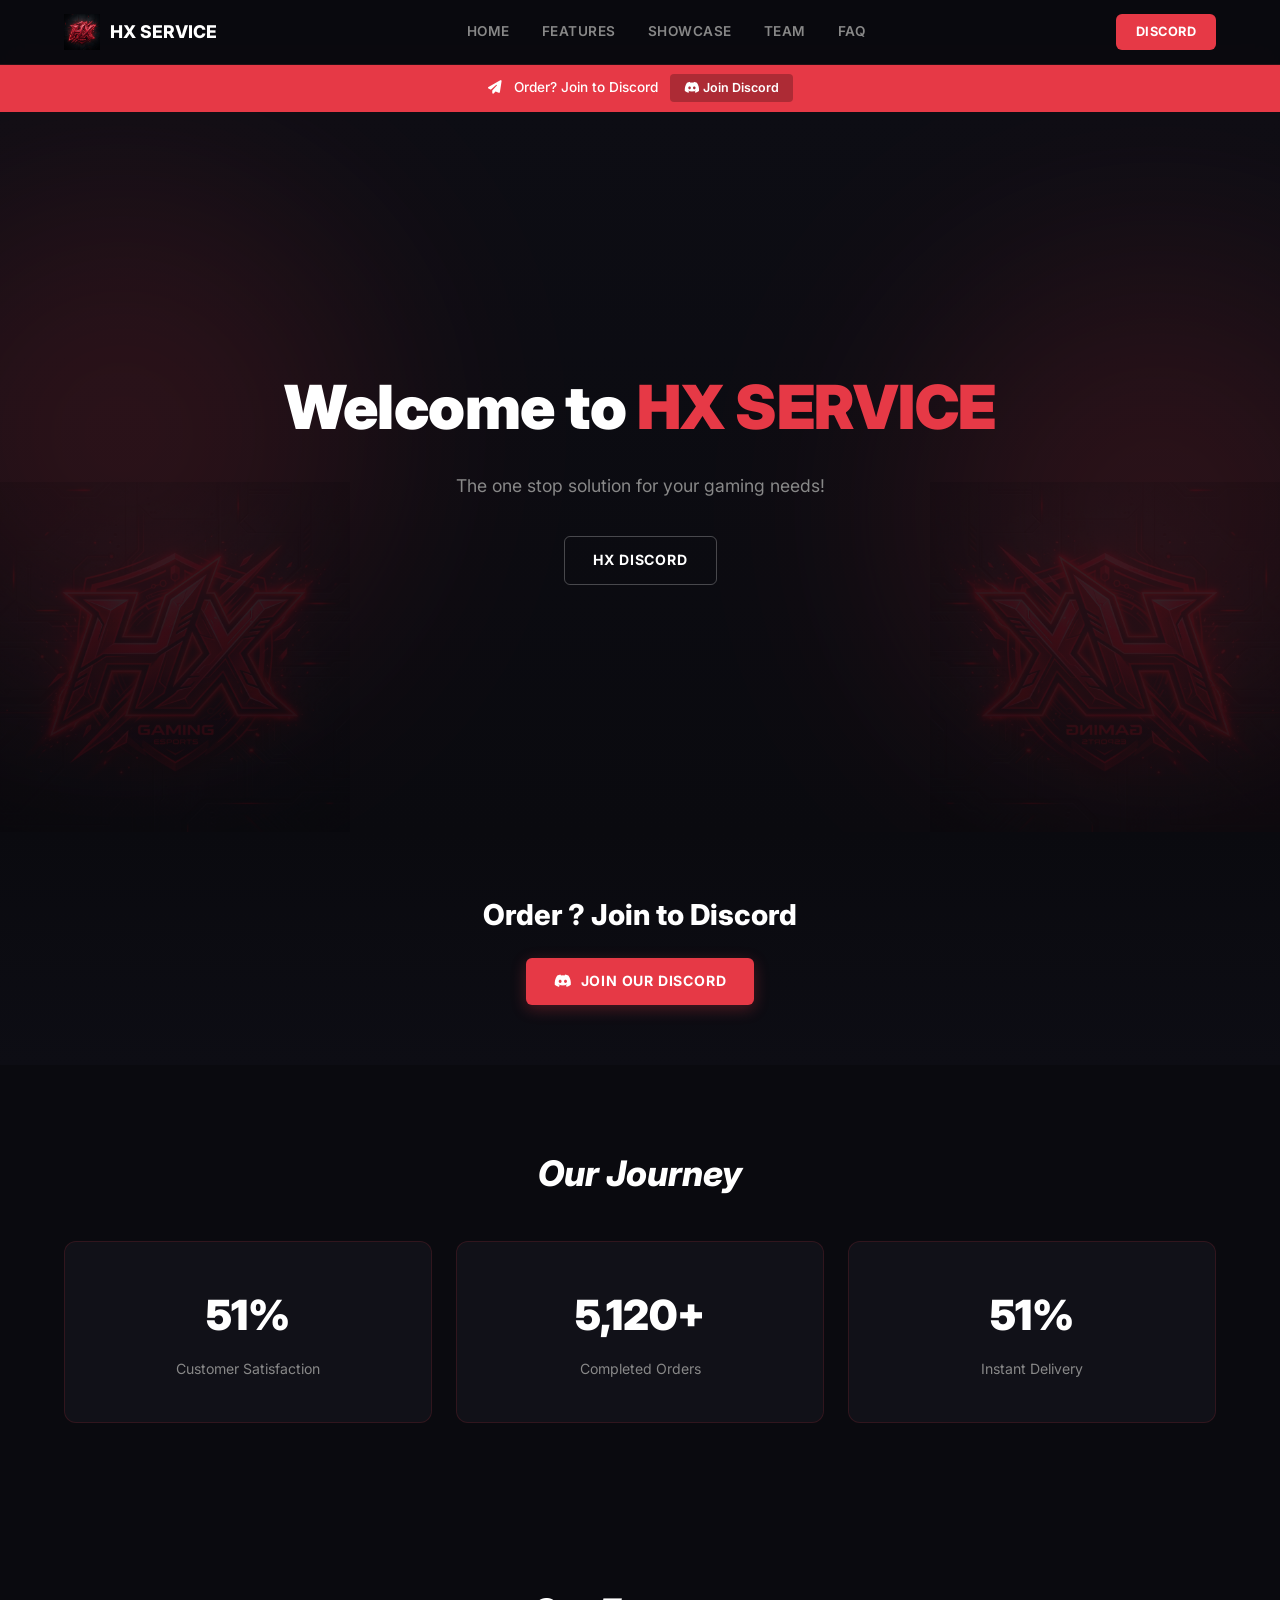
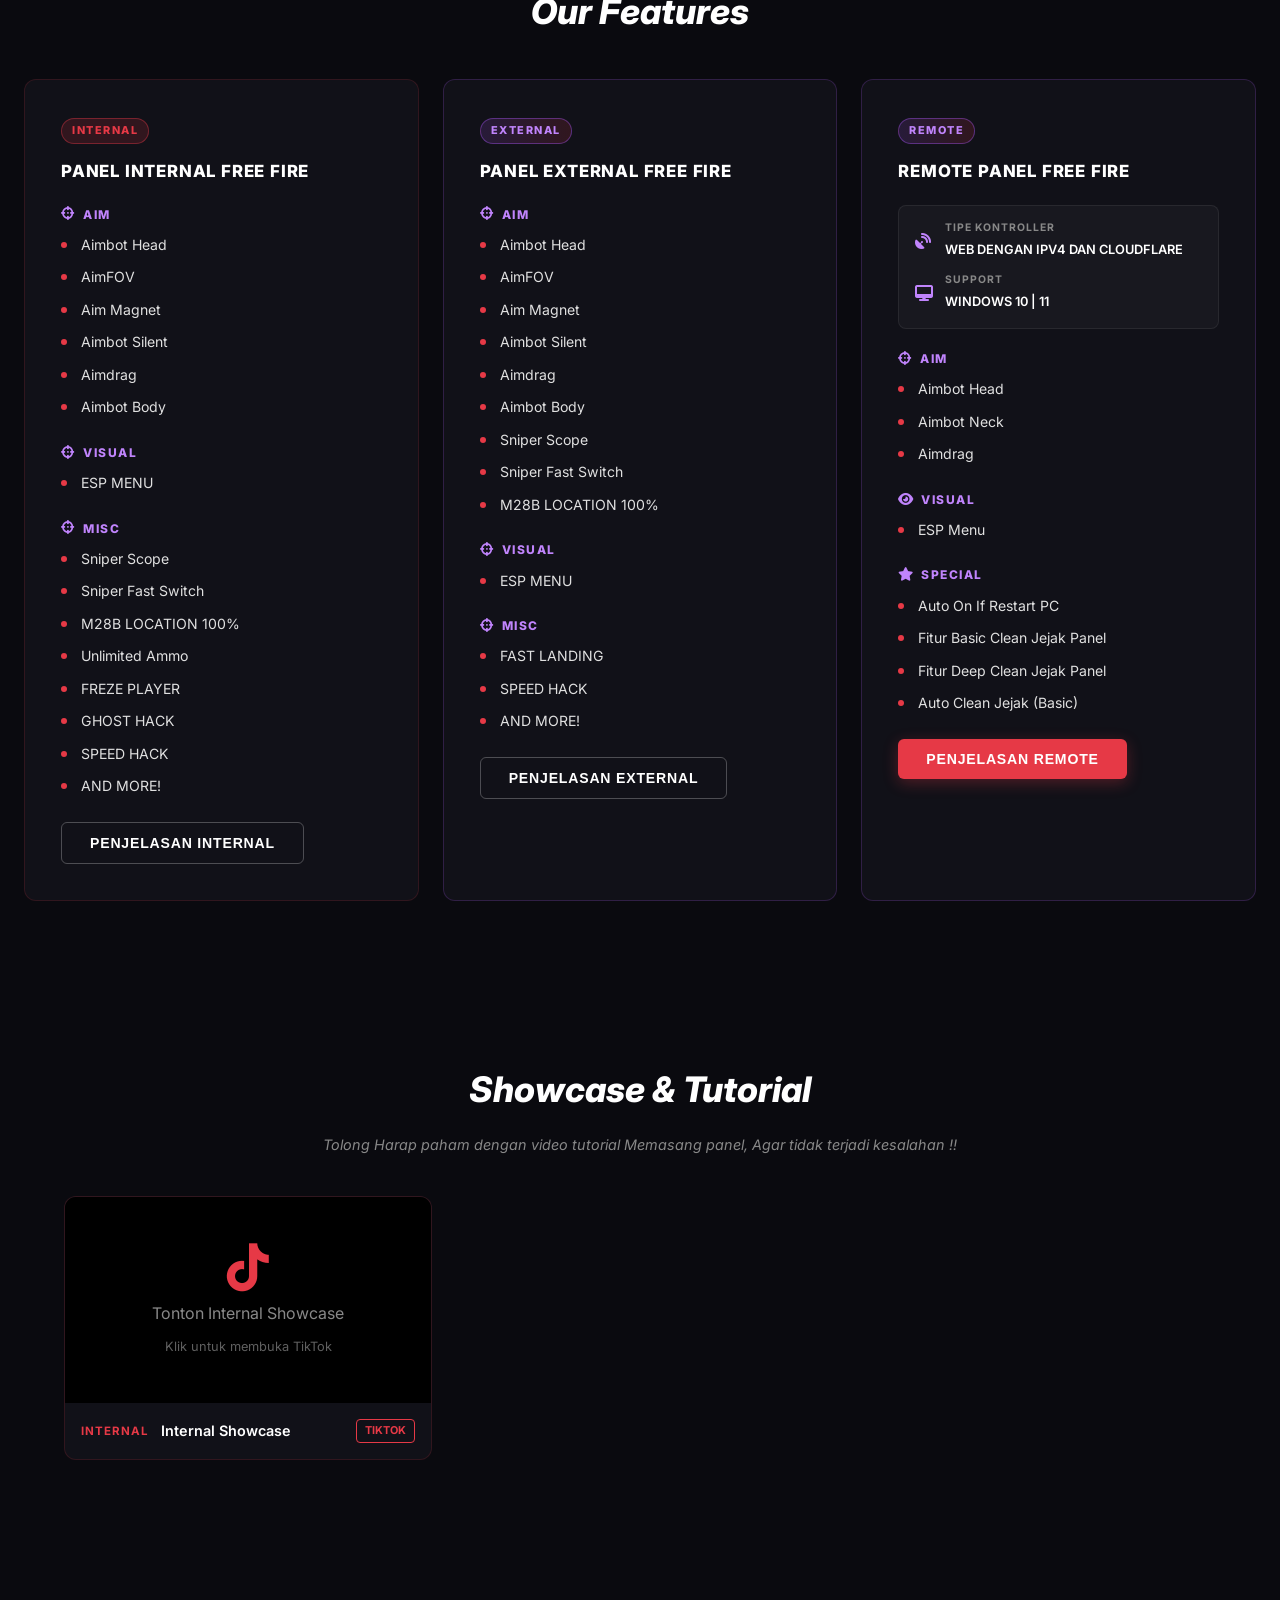
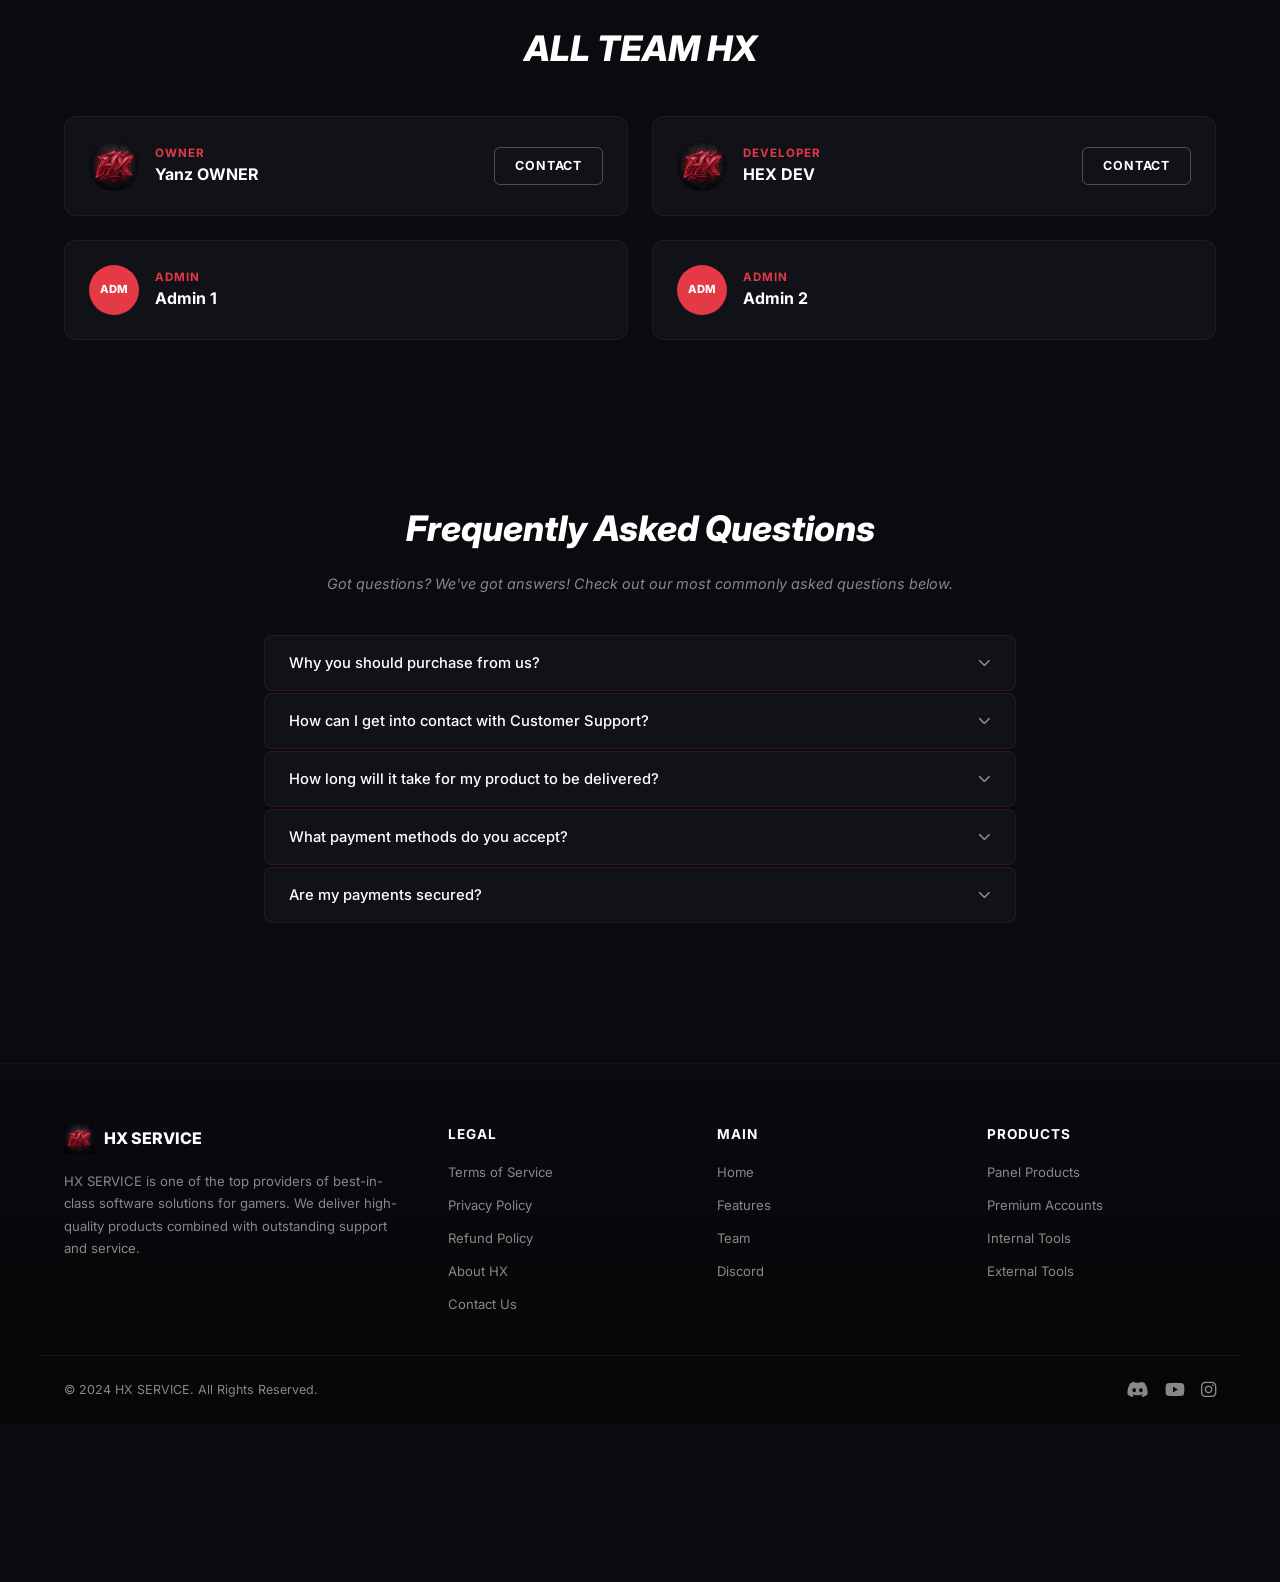
<file: index.html>
<!DOCTYPE html>
<html lang="id">

<head>
    <meta charset="UTF-8">
    <meta name="viewport" content="width=device-width, initial-scale=1.0">
    <meta name="description"
        content="HX SERVICE - The one stop solution for your gaming needs. Premium gaming tools and services.">
    <title>HX SERVICE</title>
    <link rel="icon" href="hx_logo.png" type="image/png">
    <link href="https://fonts.googleapis.com/css2?family=Inter:wght@400;500;600;700;800;900&display=swap"
        rel="stylesheet">
    <link rel="stylesheet" href="https://cdnjs.cloudflare.com/ajax/libs/font-awesome/6.5.1/css/all.min.css">
    <link rel="stylesheet" href="style.css">
</head>

<body>

    <!-- NAVBAR -->
    <nav class="navbar" id="navbar">
        <div class="nav-container">
            <a href="#" class="nav-brand">
                <img src="hx_logo.png" alt="HX Logo" class="nav-logo">
                <span>HX SERVICE</span>
            </a>
            <div class="nav-links" id="navLinks">
                <a href="#home" class="nav-link active">HOME</a>
                <a href="#features" class="nav-link">FEATURES</a>
                <a href="#showcase" class="nav-link">SHOWCASE</a>
                <a href="#team" class="nav-link">TEAM</a>
                <a href="#faq" class="nav-link">FAQ</a>
            </div>
            <div class="nav-actions">
                <a href="#" class="nav-btn-discord" id="discordBtn">DISCORD</a>
                <button class="hamburger" id="hamburger" aria-label="Toggle menu">
                    <span></span><span></span><span></span>
                </button>
            </div>
        </div>
    </nav>

    <!-- TOP BANNER -->
    <div class="top-banner">
        <div class="banner-content">
            <i class="fas fa-paper-plane"></i>
            <span>Order? Join to Discord</span>
            <a href="#" class="banner-btn"><i class="fab fa-discord"></i> Join Discord</a>
        </div>
    </div>

    <!-- HERO SECTION -->
    <section class="hero" id="home">
        <div class="hero-bg">
            <div class="hero-glow hero-glow-left"></div>
            <div class="hero-glow hero-glow-right"></div>
            <!-- Floating particles -->
            <div class="particles">
                <div class="particle"></div>
                <div class="particle"></div>
                <div class="particle"></div>
                <div class="particle"></div>
                <div class="particle"></div>
            </div>
        </div>
        <div class="hero-content">
            <h1 class="hero-title">Welcome to <span class="text-red">HX SERVICE</span></h1>
            <p class="hero-subtitle">The one stop solution for your gaming needs!</p>
            <div class="hero-buttons">
                <a href="#" class="btn btn-outline" id="discordHeroBtn">HX DISCORD</a>
            </div>
        </div>
        <div class="hero-logo-bg">
            <img src="hx_logo.png" alt="" class="hero-logo-left">
            <img src="hx_logo.png" alt="" class="hero-logo-right">
        </div>
    </section>

    <!-- DISCORD CTA -->
    <section class="discord-cta">
        <h2>Order ? Join to Discord</h2>
        <a href="#" class="btn btn-primary" id="joinDiscordBtn"><i class="fab fa-discord"></i> Join our Discord</a>
    </section>

    <!-- JOURNEY / STATS -->
    <section class="journey" id="journey">
        <h2 class="section-title">Our Journey</h2>
        <div class="stats-grid">
            <div class="stat-card" data-count="100" data-suffix="%">
                <span class="stat-number">100%</span>
                <span class="stat-label">Customer Satisfaction</span>
            </div>
            <div class="stat-card" data-count="10000" data-suffix="+">
                <span class="stat-number">1000+</span>
                <span class="stat-label">Completed Orders</span>
            </div>
            <div class="stat-card" data-count="100" data-suffix="%">
                <span class="stat-number">100%</span>
                <span class="stat-label">Instant Delivery</span>
            </div>
        </div>
    </section>

    <!-- FEATURES -->
    <section class="features" id="features">
        <h2 class="section-title">Our Features</h2>
        <div class="features-grid features-grid-3">

            <!-- INTERNAL -->
            <div class="feature-card">
                <div class="feature-badge badge-internal">INTERNAL</div>
                <h3 class="feature-title">PANEL INTERNAL FREE FIRE</h3>
                <div class="remote-section">
                    <div class="remote-section-header">
                        <i class="fas fa-crosshairs"></i>
                        <span>AIM</span>
                    </div>
                    <ul class="feature-list">
                        <li>Aimbot Head</li>
                        <li>AimFOV</li>
                        <li>Aim Magnet</li>
                        <li>Aimbot Silent</li>
                        <li>Aimdrag</li>
                        <li>Aimbot Body</li>
                    </ul>
                 </div>
                <div class="remote-section">
                    <div class="remote-section-header">
                        <i class="fas fa-crosshairs"></i>
                        <span>VISUAL</span>
                    </div>
                    <ul class="feature-list">
                        <li>ESP MENU</li>
                    </ul>
                </div>
                <div class="remote-section">
                    <div class="remote-section-header">
                        <i class="fas fa-crosshairs"></i>
                        <span>MISC</span>
                    </div>
                    <ul class="feature-list">
                        <li>Sniper Scope</li>
                        <li>Sniper Fast Switch</li>
                        <li>M28B LOCATION 100%</li>
                        <li>Unlimited Ammo</li>
                        <li>FREZE PLAYER</li>
                        <li>GHOST HACK</li>
                        <li>SPEED HACK</li>
                        <li>AND MORE!</li>
                    </ul>
                </div>
                <button class="btn btn-outline feature-btn" data-modal="modal-internal"
                    id="btnInternalPenjelasan">PENJELASAN INTERNAL</button>
            </div>

            <!-- EXTERNAL -->
            <div class="feature-card feature-card-remote">
                <div class="feature-badge badge-remote">EXTERNAL</div>
                <h3 class="feature-title">PANEL EXTERNAL FREE FIRE</h3>
                <div class="remote-section">
                    <div class="remote-section-header">
                        <i class="fas fa-crosshairs"></i>
                        <span>AIM</span>
                    </div>
                    <ul class="feature-list">
                        <li>Aimbot Head</li>
                        <li>AimFOV</li>
                        <li>Aim Magnet</li>
                        <li>Aimbot Silent</li>
                        <li>Aimdrag</li>
                        <li>Aimbot Body</li>
                        <li>Sniper Scope</li>
                        <li>Sniper Fast Switch</li>
                        <li>M28B LOCATION 100%</li>
                    </ul>
                </div>
                <div class="remote-section">
                    <div class="remote-section-header">
                        <i class="fas fa-crosshairs"></i>
                        <span>VISUAL</span>
                    </div>
                    <ul class="feature-list">
                        <li>ESP MENU</li>
                    </ul>
                </div>
                <div class="remote-section">
                    <div class="remote-section-header">
                        <i class="fas fa-crosshairs"></i>
                        <span>MISC</span>
                    </div>
                    <ul class="feature-list">
                        <li>FAST LANDING</li>
                        <li>SPEED HACK</li>
                        <li>AND MORE!</li>
                    </ul>
                </div>
                <button class="btn btn-outline feature-btn" data-modal="modal-external"
                    id="btnExternalPenjelasan">PENJELASAN EXTERNAL</button>
            </div>

            
            <!-- REMOTE PANEL FREE FIRE -->
            <div class="feature-card feature-card-remote">
                <div class="feature-badge badge-remote">REMOTE</div>
                <h3 class="feature-title">REMOTE PANEL FREE FIRE</h3>

                <div class="remote-specs">
                    <div class="remote-spec-row">
                        <i class="fas fa-satellite-dish"></i>
                        <div>
                            <span class="remote-spec-label">TIPE KONTROLLER</span>
                            <span class="remote-spec-value">WEB DENGAN IPV4 DAN CLOUDFLARE</span>
                        </div>
                    </div>
                    <div class="remote-spec-row">
                        <i class="fas fa-desktop"></i>
                        <div>
                            <span class="remote-spec-label">SUPPORT</span>
                            <span class="remote-spec-value">WINDOWS 10 | 11</span>
                        </div>
                    </div>
                </div>

                <div class="remote-section">
                    <div class="remote-section-header">
                        <i class="fas fa-crosshairs"></i>
                        <span>AIM</span>
                    </div>
                    <ul class="feature-list">
                        <li>Aimbot Head</li>
                        <li>Aimbot Neck</li>
                        <li>Aimdrag</li>
                    </ul>
                </div>

                <div class="remote-section">
                    <div class="remote-section-header">
                        <i class="fas fa-eye"></i>
                        <span>VISUAL</span>
                    </div>
                    <ul class="feature-list">
                        <li>ESP Menu</li>
                    </ul>
                </div>

                <div class="remote-section">
                    <div class="remote-section-header">
                        <i class="fas fa-star"></i>
                        <span>SPECIAL</span>
                    </div>
                    <ul class="feature-list">
                        <li>Auto On If Restart PC</li>
                        <li>Fitur Basic Clean Jejak Panel</li>
                        <li>Fitur Deep Clean Jejak Panel</li>
                        <li>Auto Clean Jejak (Basic)</li>
                    </ul>
                </div>

                <button class="btn btn-primary feature-btn" data-modal="modal-remote"
                    id="btnRemotePenjelasan">PENJELASAN REMOTE</button>
            </div>

        </div>
    </section>

    <!-- SHOWCASE -->
    <section class="showcase" id="showcase">
        <h2 class="section-title">Showcase & Tutorial</h2>
        <p class="section-subtitle">Tolong Harap paham dengan video tutorial Memasang panel, Agar tidak terjadi
            kesalahan !!</p>
        <div class="showcase-grid">
            <div class="showcase-card">
                <div class="showcase-video">
                    <a href="https://vt.tiktok.com/ZSxpcXoLN/" target="_blank" class="video-link">
                        <div class="video-placeholder">
                            <i class="fab fa-tiktok"></i>
                            <span>Tonton Internal Showcase</span>
                            <small>Klik untuk membuka TikTok</small>
                        </div>
                    </a>
                </div>
                <div class="showcase-info">
                    <span class="showcase-tag">INTERNAL</span>
                    <span class="showcase-name">Internal Showcase</span>
                    <span class="showcase-format">TIKTOK</span>
                </div>
            </div>
        </div>
    </section>

    <!-- TEAM -->
    <section class="team" id="team">
        <h2 class="section-title">ALL TEAM HX</h2>
        <div class="team-grid">
            <div class="team-card">
                <div class="team-avatar">
                    <img src="hx_logo.png" alt="Owner">
                </div>
                <div class="team-info">
                    <span class="team-role">OWNER</span>
                    <span class="team-name">Yanz OWNER</span>
                </div>
                <a href="#" class="btn btn-outline team-btn">Contact</a>
            </div>
            <div class="team-card">
                <div class="team-avatar">
                    <img src="hx_logo.png" alt="Developer">
                </div>
                <div class="team-info">
                    <span class="team-role">DEVELOPER</span>
                    <span class="team-name">HEX DEV</span>
                </div>
                <a href="#" class="btn btn-outline team-btn">Contact</a>
            </div>
            <div class="team-card">
                <div class="team-avatar avatar-text">
                    <span>ADM</span>
                </div>
                <div class="team-info">
                    <span class="team-role">ADMIN</span>
                    <span class="team-name">Admin 1</span>
                </div>
            </div>
            <div class="team-card">
                <div class="team-avatar avatar-text">
                    <span>ADM</span>
                </div>
                <div class="team-info">
                    <span class="team-role">ADMIN</span>
                    <span class="team-name">Admin 2</span>
                </div>
            </div>
        </div>
    </section>

    <!-- FAQ -->
    <section class="faq" id="faq">
        <h2 class="section-title">Frequently Asked Questions</h2>
        <p class="section-subtitle">Got questions? We've got answers! Check out our most commonly asked questions below.</p>
        <div class="faq-container">
            <div class="faq-item">
                <button class="faq-question" id="faq1">
                    <span>Why you should purchase from us?</span>
                    <i class="fas fa-chevron-down"></i>
                </button>
                <div class="faq-answer">
                    <p>We provide the best quality products with instant delivery and 24/7 support. Our products are
                        regularly updated and maintained.</p>
                </div>
            </div>
            <div class="faq-item">
                <button class="faq-question" id="faq2">
                    <span>How can I get into contact with Customer Support?</span>
                    <i class="fas fa-chevron-down"></i>
                </button>
                <div class="faq-answer">
                    <p>You can reach us through our Discord server. Our team is available 24/7 to help you with any
                        issues.</p>
                </div>
            </div>
            <div class="faq-item">
                <button class="faq-question" id="faq3">
                    <span>How long will it take for my product to be delivered?</span>
                    <i class="fas fa-chevron-down"></i>
                </button>
                <div class="faq-answer">
                    <p>All our products are delivered instantly after payment confirmation. You will receive your
                        product within minutes.</p>
                </div>
            </div>
            <div class="faq-item">
                <button class="faq-question" id="faq4">
                    <span>What payment methods do you accept?</span>
                    <i class="fas fa-chevron-down"></i>
                </button>
                <div class="faq-answer">
                    <p>We accept various payment methods including DANA, OVO, GoPay, Bank Transfer, and more.</p>
                </div>
            </div>
            <div class="faq-item">
                <button class="faq-question" id="faq5">
                    <span>Are my payments secured?</span>
                    <i class="fas fa-chevron-down"></i>
                </button>
                <div class="faq-answer">
                    <p>Yes, all transactions are encrypted and secured. We never store your payment details.</p>
                </div>
            </div>
        </div>
    </section>

    <!-- FOOTER -->
    <footer class="footer">
        <div class="footer-container">
            <div class="footer-brand">
                <div class="footer-logo">
                    <img src="hx_logo.png" alt="HX Logo">
                    <span>HX SERVICE</span>
                </div>
                <p class="footer-desc">HX SERVICE is one of the top providers of best-in-class software solutions for
                    gamers. We deliver high-quality products combined with outstanding support and service.</p>
            </div>
            <div class="footer-col">
                <h4>LEGAL</h4>
                <a href="#">Terms of Service</a>
                <a href="#">Privacy Policy</a>
                <a href="#">Refund Policy</a>
                <a href="#">About HX</a>
                <a href="#">Contact Us</a>
            </div>
            <div class="footer-col">
                <h4>MAIN</h4>
                <a href="#home">Home</a>
                <a href="#features">Features</a>
                <a href="#team">Team</a>
                <a href="#">Discord</a>
            </div>
            <div class="footer-col">
                <h4>PRODUCTS</h4>
                <a href="#">Panel Products</a>
                <a href="#">Premium Accounts</a>
                <a href="#">Internal Tools</a>
                <a href="#">External Tools</a>
            </div>
        </div>
        <div class="footer-bottom">
            <p>&copy; 2024 HX SERVICE. All Rights Reserved.</p>
            <div class="footer-socials">
                <a href="#" aria-label="Discord"><i class="fab fa-discord"></i></a>
                <a href="#" aria-label="YouTube"><i class="fab fa-youtube"></i></a>
                <a href="#" aria-label="Instagram"><i class="fab fa-instagram"></i></a>
            </div>
        </div>
    </footer>

    <!-- ===== MODAL INTERNAL ===== -->
    <div class="modal-overlay" id="modal-internal" role="dialog" aria-modal="true"
        aria-labelledby="modal-internal-title">
        <div class="modal-box">
            <div class="modal-header">
                <h2 class="modal-title" id="modal-internal-title">Panel Internal</h2>
                <button class="modal-close" data-close="modal-internal" aria-label="Tutup"><i
                        class="fas fa-times"></i></button>
            </div>
            <div class="modal-body">
                <div class="modal-section">
                    <p class="modal-label">Cara kerja:</p>
                    <ul class="modal-list">
                        <li>Langsung injek ke memori game (mis. proses Free Fire) dan akses data asli game.</li>
                    </ul>
                </div>
                <div class="modal-section">
                    <p class="modal-label">Contoh:</p>
                    <ul class="modal-list">
                        <li>ESP akurat posisi musuh.</li>
                        <li>Aimbot yang mengunci kepala memakai koordinat asli game.</li>
                        <li>Speed hack, no recoil, damage hack.</li>
                    </ul>
                </div>
                <div class="modal-section">
                    <p class="modal-label">Keunggulan:</p>
                    <ul class="modal-list">
                        <li>Fitur lebih lengkap & akurat karena baca/ubah data game langsung.</li>
                        <li>Bisa sangat powerful (auto headshot sangat presisi).</li>
                        <li>ALL SAFE V7A</li>
                        <li>Tidak perlu custom ARM(tidak perlu custom arm 32bit</li>
                    </ul>
                </div>
                <div class="modal-section">
                    <p class="modal-label">Kelemahan:</p>
                    <ul class="modal-list">
                        <li>Risiko terdeteksi anti-cheat jauh lebih tinggi.</li>
                        <li>Sering butuh root/jebol sistem atau teknik injeksi khusus.</li>
                        <li>Lebih sulit dibuat (butuh C++/native + reverse engineering).</li>
                    </ul>
                </div>
                <div class="modal-section">
                    <p class="modal-label">Kesimpulan:</p>
                    <p class="modal-conclusion">Internal → lebih kuat, fiturnya lengkap, tapi risiko banned jauh lebih
                        tinggi.</p>
                </div>
            </div>
        </div>
    </div>

    <!-- ===== MODAL EXTERNAL ===== -->
    <div class="modal-overlay" id="modal-external" role="dialog" aria-modal="true"
        aria-labelledby="modal-external-title">
        <div class="modal-box">
            <div class="modal-header">
                <h2 class="modal-title" id="modal-external-title">Panel External</h2>
                <button class="modal-close" data-close="modal-external" aria-label="Tutup"><i
                        class="fas fa-times"></i></button>
            </div>
            <div class="modal-body">
                <div class="modal-section">
                    <p class="modal-label">Cara kerja:</p>
                    <ul class="modal-list">
                        <li>Berjalan di luar proses game, membaca memori dari luar tanpa injeksi langsung.</li>
                    </ul>
                </div>
                <div class="modal-section">
                    <p class="modal-label">Contoh:</p>
                    <ul class="modal-list">
                        <li>Overlay ESP yang membaca posisi musuh dari memori.</li>
                        <li>Aimbot via simulasi mouse movement.</li>
                        <li>Chams atau highlight karakter via overlay.</li>
                    </ul>
                </div>
                <div class="modal-section">
                    <p class="modal-label">Keunggulan:</p>
                    <ul class="modal-list">
                        <li>Lebih aman dari anti-cheat karena tidak menginjeksi proses game.</li>
                        <li>Lebih mudah diupdate saat game patch.</li>
                    </ul>
                </div>
                <div class="modal-section">
                    <p class="modal-label">Kelemahan:</p>
                    <ul class="modal-list">
                        <li>Fitur lebih terbatas dibanding internal.</li>
                        <li>Beberapa anti-cheat modern bisa mendeteksi overlay eksternal.</li>
                    </ul>
                </div>
                <div class="modal-section">
                    <p class="modal-label">Kesimpulan:</p>
                    <p class="modal-conclusion">External → lebih aman, tapi fiturnya sedikit lebih terbatas dibanding
                        internal.</p>
                </div>
            </div>
        </div>
    </div>

    <!-- ===== MODAL REMOTE ===== -->
    <div class="modal-overlay" id="modal-remote" role="dialog" aria-modal="true" aria-labelledby="modal-remote-title">
        <div class="modal-box">
            <div class="modal-header">
                <h2 class="modal-title" id="modal-remote-title">Panel Remote <span class="modal-title-badge">🛰️
                        WEB</span></h2>
                <button class="modal-close" data-close="modal-remote" aria-label="Tutup"><i
                        class="fas fa-times"></i></button>
            </div>
            <div class="modal-body">
                <div class="modal-info-row">
                    <span class="modal-info-icon"><i class="fas fa-satellite-dish"></i></span>
                    <div><span class="modal-info-label">Tipe Kontroller</span><span class="modal-info-val">Web dengan
                            IPv4 dan Cloudflare</span></div>
                </div>
                <div class="modal-info-row">
                    <span class="modal-info-icon"><i class="fas fa-desktop"></i></span>
                    <div><span class="modal-info-label">Support</span><span class="modal-info-val">Windows 10 |
                            11</span></div>
                </div>
                <div class="modal-divider"></div>
                <div class="modal-section">
                    <p class="modal-label">Cara kerja:</p>
                    <ul class="modal-list">
                        <li>Panel dikontrol sepenuhnya dari browser/web, tidak perlu install software tambahan di PC
                            target.</li>
                        <li>Menggunakan IPv4 publik atau tunnel Cloudflare untuk koneksi aman dan stabil.</li>
                    </ul>
                </div>
                <div class="modal-section">
                    <p class="modal-label">Keunggulan:</p>
                    <ul class="modal-list">
                        <li>Kontrol penuh dari jarak jauh via browser.</li>
                        <li>Auto On saat PC restart — tidak perlu setup ulang.</li>
                        <li>Fitur Deep & Basic Clean otomatis bersihkan jejak panel.</li>
                        <li>Mendukung Cloudflare tunnel untuk koneksi lebih aman.</li>
                    </ul>
                </div>
                <div class="modal-section">
                    <p class="modal-label">Kelemahan:</p>
                    <ul class="modal-list">
                        <li>Memakai ff v7a 32bit tidak support ff playstore</li>
                        <li>Tidak disarankan untuk laga besar maupun kecil karna mudah ketahuan</li>
                    </ul>
                </div>
                <div class="modal-section">
                    <p class="modal-label">Kesimpulan:</p>
                    <p class="modal-conclusion">Remote → solusi terbaik untuk kendali jarak jauh, aman, dan otomatis
                        bersih jejak.</p>
                </div>
            </div>
        </div>
    </div>

    <script src="script.js"></script>
    
    <!-- PARTICLE EFFECT -->
    <canvas id="particleCanvas"></canvas>
    
    <!-- CURSOR FOLLOWER -->
    <div class="cursor-follower" id="cursorFollower"></div>
</body>

</html>
</file>
<file: style.css>
/* ===== RESET & BASE ===== */
*, *::before, *::after { margin: 0; padding: 0; box-sizing: border-box; }
html { scroll-behavior: smooth; scroll-padding-top: 70px; }
body {
    font-family: 'Inter', sans-serif;
    background: #0a0a0f;
    color: #e0e0e0;
    overflow-x: hidden;
    line-height: 1.6;
}
a { text-decoration: none; color: inherit; }
ul { list-style: none; }
img { max-width: 100%; height: auto; }

/* ===== VARIABLES ===== */
:root {
    --red: #e63946;
    --red-dark: #b71c1c;
    --red-glow: rgba(230, 57, 70, 0.3);
    --bg-dark: #0a0a0f;
    --bg-card: #111118;
    --bg-card-hover: #1a1a24;
    --border: rgba(230, 57, 70, 0.15);
    --border-hover: rgba(230, 57, 70, 0.4);
    --text: #e0e0e0;
    --text-muted: #888;
    --max-width: 1200px;
}

/* ===== NAVBAR ===== */
.navbar {
    position: fixed; top: 0; left: 0; right: 0; z-index: 1000;
    background: rgba(10, 10, 15, 0.92);
    backdrop-filter: blur(16px);
    border-bottom: 1px solid rgba(230, 57, 70, 0.1);
    transition: all 0.3s ease;
}
.navbar.scrolled { background: rgba(10, 10, 15, 0.98); box-shadow: 0 4px 30px rgba(0,0,0,0.5); }
.nav-container {
    max-width: var(--max-width); margin: 0 auto;
    display: flex; align-items: center; justify-content: space-between;
    padding: 0 24px; height: 64px;
}
.nav-brand { display: flex; align-items: center; gap: 10px; font-weight: 800; font-size: 1.1rem; color: #fff; }
.nav-logo { width: 36px; height: 36px; object-fit: contain; }
.nav-links { display: flex; gap: 32px; }
.nav-link {
    font-size: 0.85rem; font-weight: 600; letter-spacing: 0.5px;
    color: var(--text-muted); transition: color 0.3s;
    position: relative;
}
.nav-link:hover, .nav-link.active { color: #fff; }
.nav-link.active::after {
    content: ''; position: absolute; bottom: -4px; left: 0; right: 0;
    height: 2px; background: var(--red); border-radius: 2px;
}
.nav-actions { display: flex; align-items: center; gap: 16px; }
.nav-btn-discord {
    background: var(--red); color: #fff; padding: 8px 20px;
    border-radius: 6px; font-size: 0.8rem; font-weight: 700;
    letter-spacing: 0.5px; transition: all 0.3s;
}
.nav-btn-discord:hover { background: var(--red-dark); transform: translateY(-1px); box-shadow: 0 4px 20px var(--red-glow); }

/* Hamburger */
.hamburger { display: none; flex-direction: column; gap: 5px; background: none; border: none; cursor: pointer; padding: 4px; }
.hamburger span { width: 24px; height: 2px; background: #fff; border-radius: 2px; transition: all 0.3s; }
.hamburger.active span:nth-child(1) { transform: rotate(45deg) translate(5px, 5px); }
.hamburger.active span:nth-child(2) { opacity: 0; }
.hamburger.active span:nth-child(3) { transform: rotate(-45deg) translate(5px, -5px); }

/* ===== TOP BANNER ===== */
.top-banner {
    margin-top: 64px; background: var(--red);
    padding: 10px 24px; text-align: center;
}
.banner-content {
    display: flex; align-items: center; justify-content: center; gap: 12px;
    font-size: 0.85rem; font-weight: 500; color: #fff;
}
.banner-btn {
    background: rgba(0,0,0,0.25); color: #fff; padding: 4px 14px;
    border-radius: 4px; font-size: 0.78rem; font-weight: 600;
    transition: background 0.3s;
}
.banner-btn:hover { background: rgba(0,0,0,0.45); }

/* ===== HERO ===== */
.hero {
    position: relative; min-height: 80vh;
    display: flex; align-items: center; justify-content: center;
    text-align: center; overflow: hidden;
    background: linear-gradient(180deg, #0d0d14 0%, #0a0a0f 100%);
}
.hero-bg { position: absolute; inset: 0; pointer-events: none; }
.hero-glow {
    position: absolute; width: 500px; height: 500px;
    border-radius: 50%; filter: blur(120px); opacity: 0.15;
}
.hero-glow-left { background: var(--red); top: 10%; left: -10%; animation: glowPulse 4s ease-in-out infinite; }
.hero-glow-right { background: var(--red); bottom: 10%; right: -10%; animation: glowPulse 4s ease-in-out infinite 2s; }
@keyframes glowPulse { 0%, 100% { opacity: 0.1; transform: scale(1); } 50% { opacity: 0.2; transform: scale(1.1); } }

.hero-content { position: relative; z-index: 2; padding: 0 24px; }
.hero-title {
    font-size: clamp(2.2rem, 5vw, 3.8rem); font-weight: 900;
    color: #fff; margin-bottom: 16px; letter-spacing: -0.5px;
}
.text-red { color: var(--red); }
.hero-subtitle { font-size: 1.1rem; color: var(--text-muted); margin-bottom: 36px; }
.hero-buttons { display: flex; gap: 16px; justify-content: center; flex-wrap: wrap; }

.hero-logo-bg {
    position: absolute; inset: 0; display: flex;
    justify-content: space-between; align-items: flex-end;
    pointer-events: none; z-index: 1; overflow: hidden;
}
.hero-logo-left, .hero-logo-right {
    width: 350px; opacity: 0.12; filter: brightness(0.6) saturate(2);
    animation: floatLogo 6s ease-in-out infinite;
}
.hero-logo-right { animation-delay: 3s; transform: scaleX(-1); }
@keyframes floatLogo { 0%, 100% { transform: translateY(0); } 50% { transform: translateY(-15px); } }
.hero-logo-right { animation-name: floatLogoFlip; }
@keyframes floatLogoFlip { 0%, 100% { transform: scaleX(-1) translateY(0); } 50% { transform: scaleX(-1) translateY(-15px); } }

/* ===== BUTTONS ===== */
.btn {
    display: inline-flex; align-items: center; gap: 8px;
    padding: 12px 28px; border-radius: 6px;
    font-size: 0.88rem; font-weight: 700;
    letter-spacing: 0.8px; text-transform: uppercase;
    cursor: pointer; transition: all 0.3s; border: none;
}
.btn-primary {
    background: var(--red); color: #fff;
    box-shadow: 0 4px 15px var(--red-glow);
}
.btn-primary:hover { background: var(--red-dark); transform: translateY(-2px); box-shadow: 0 8px 25px var(--red-glow); }
.btn-outline {
    background: transparent; color: #fff;
    border: 1.5px solid rgba(255,255,255,0.25);
}
.btn-outline:hover { border-color: var(--red); color: var(--red); background: rgba(230, 57, 70, 0.05); }

/* ===== DISCORD CTA ===== */
.discord-cta {
    text-align: center; padding: 60px 24px;
    background: linear-gradient(180deg, #0a0a0f, #0d0d14);
}
.discord-cta h2 { font-size: 1.8rem; font-weight: 800; color: #fff; margin-bottom: 20px; }

/* ===== SECTION TITLES ===== */
.section-title {
    font-size: clamp(1.6rem, 3vw, 2.2rem); font-weight: 800;
    color: #fff; text-align: center; margin-bottom: 16px;
    font-style: italic;
}
.section-subtitle { text-align: center; color: var(--text-muted); font-size: 0.9rem; font-style: italic; margin-bottom: 40px; }

/* ===== JOURNEY / STATS ===== */
.journey { padding: 80px 24px; max-width: var(--max-width); margin: 0 auto; }
.stats-grid { display: grid; grid-template-columns: repeat(3, 1fr); gap: 24px; margin-top: 40px; }
.stat-card {
    background: var(--bg-card); border: 1px solid var(--border);
    border-radius: 12px; padding: 40px 24px; text-align: center;
    transition: all 0.4s; position: relative; overflow: hidden;
}
.stat-card::before {
    content: ''; position: absolute; top: 0; left: 50%; transform: translateX(-50%);
    width: 60px; height: 2px; background: var(--red); opacity: 0; transition: all 0.4s;
}
.stat-card:hover { border-color: var(--border-hover); transform: translateY(-4px); }
.stat-card:hover::before { opacity: 1; width: 100%; }
.stat-number { display: block; font-size: 2.6rem; font-weight: 900; color: #fff; margin-bottom: 8px; }
.stat-label { font-size: 0.88rem; color: var(--text-muted); }

/* ===== FEATURES ===== */
.features { padding: 80px 24px; max-width: 1300px; margin: 0 auto; }
.features-grid { display: grid; grid-template-columns: repeat(2, 1fr); gap: 24px; margin-top: 40px; }
.features-grid-3 { grid-template-columns: repeat(3, 1fr); }
.feature-card {
    background: var(--bg-card); border: 1px solid var(--border);
    border-radius: 12px; padding: 36px; transition: all 0.4s;
    position: relative; overflow: hidden;
}
.feature-card:hover { border-color: var(--border-hover); transform: translateY(-4px); }

/* Feature Badge */
.feature-badge {
    display: inline-block; font-size: 0.68rem; font-weight: 800;
    letter-spacing: 1.5px; padding: 3px 10px; border-radius: 20px;
    margin-bottom: 14px;
}
.badge-internal { background: rgba(230,57,70,0.15); color: var(--red); border: 1px solid rgba(230,57,70,0.4); }
.badge-external { background: rgba(59,130,246,0.12); color: #60a5fa; border: 1px solid rgba(59,130,246,0.35); }
.badge-remote {
    background: linear-gradient(90deg, rgba(168,85,247,0.15), rgba(230,57,70,0.15));
    color: #c084fc; border: 1px solid rgba(168,85,247,0.4);
}

.feature-title {
    font-size: 1.05rem; font-weight: 800; color: #fff;
    letter-spacing: 0.8px; margin-bottom: 20px;
}
.feature-list { display: flex; flex-direction: column; gap: 10px; margin-bottom: 24px; }
.feature-list li {
    padding-left: 20px; position: relative;
    font-size: 0.88rem; color: var(--text);
}
.feature-list li::before {
    content: ''; position: absolute; left: 0; top: 8px;
    width: 6px; height: 6px; border-radius: 50%;
    background: var(--red);
}
.feature-btn { width: fit-content; }

/* Remote Card Specifics */
.feature-card-remote { border-color: rgba(168,85,247,0.2); }
.feature-card-remote:hover { border-color: rgba(168,85,247,0.5); box-shadow: 0 0 30px rgba(168,85,247,0.08); }

.remote-specs {
    background: rgba(255,255,255,0.03); border: 1px solid rgba(255,255,255,0.07);
    border-radius: 8px; padding: 14px 16px; margin-bottom: 20px;
    display: flex; flex-direction: column; gap: 10px;
}
.remote-spec-row { display: flex; align-items: center; gap: 12px; }
.remote-spec-row > i { font-size: 1rem; color: #c084fc; flex-shrink: 0; width: 18px; }
.remote-spec-label {
    display: block; font-size: 0.65rem; font-weight: 700;
    color: var(--text-muted); letter-spacing: 1px; text-transform: uppercase;
}
.remote-spec-value { font-size: 0.8rem; font-weight: 600; color: #fff; }

.remote-section { margin-bottom: 18px; }
.remote-section-header {
    display: flex; align-items: center; gap: 8px;
    margin-bottom: 10px;
}
.remote-section-header i { font-size: 0.85rem; color: #c084fc; }
.remote-section-header span {
    font-size: 0.75rem; font-weight: 800; color: #c084fc;
    letter-spacing: 1.5px; text-transform: uppercase;
}

/* ===== SHOWCASE ===== */
.showcase { padding: 80px 24px; max-width: var(--max-width); margin: 0 auto; }
.showcase-grid { display: grid; grid-template-columns: repeat(auto-fill, minmax(320px, 1fr)); gap: 24px; margin-top: 20px; }
.showcase-card {
    background: var(--bg-card); border: 1px solid var(--border);
    border-radius: 12px; overflow: hidden; transition: all 0.4s;
}
.showcase-card:hover { border-color: var(--border-hover); transform: translateY(-4px); }
.showcase-video { position: relative; aspect-ratio: 16/9; background: #000; }
.video-placeholder {
    position: absolute; inset: 0; display: flex;
    flex-direction: column; align-items: center; justify-content: center;
    gap: 10px; color: var(--text-muted);
    transition: all 0.3s ease;
}
.video-placeholder i { font-size: 3rem; color: var(--red); }
.video-placeholder small { font-size: 0.8rem; opacity: 0.7; }

.video-link {
    display: block;
    width: 100%;
    height: 100%;
    position: relative;
    cursor: pointer;
}
.video-link:hover .video-placeholder {
    color: #fff;
    transform: scale(1.05);
}
.video-link:hover .video-placeholder i {
    color: #ff4757;
    animation: pulse 1s infinite;
}

@keyframes pulse {
    0%, 100% { transform: scale(1); }
    50% { transform: scale(1.1); }
}
.showcase-info {
    padding: 16px; display: flex; align-items: center; gap: 12px;
}
.showcase-tag { font-size: 0.72rem; font-weight: 700; color: var(--red); text-transform: uppercase; letter-spacing: 1px; }
.showcase-name { font-size: 0.9rem; font-weight: 600; color: #fff; flex: 1; }
.showcase-format {
    font-size: 0.68rem; font-weight: 700; color: var(--red);
    border: 1px solid var(--red); padding: 2px 8px; border-radius: 4px;
}

/* ===== TEAM ===== */
.team { padding: 80px 24px; max-width: var(--max-width); margin: 0 auto; }
.team-grid { display: grid; grid-template-columns: repeat(2, 1fr); gap: 24px; margin-top: 40px; }
.team-card {
    background: var(--bg-card); border: 1px solid var(--border);
    border-radius: 12px; padding: 24px;
    display: flex; align-items: center; gap: 16px;
    transition: all 0.4s;
}
.team-card:hover { border-color: var(--border-hover); transform: translateY(-2px); }
.team-avatar {
    width: 50px; height: 50px; border-radius: 50%;
    overflow: hidden; flex-shrink: 0; background: var(--bg-card-hover);
    display: flex; align-items: center; justify-content: center;
}
.team-avatar img { width: 100%; height: 100%; object-fit: cover; }
.avatar-text {
    background: var(--red); font-size: 0.7rem;
    font-weight: 800; color: #fff; text-align: center;
    line-height: 1.2;
}
.team-info { flex: 1; display: flex; flex-direction: column; }
.team-role { font-size: 0.72rem; font-weight: 700; color: var(--red); text-transform: uppercase; letter-spacing: 1px; }
.team-name { font-size: 1rem; font-weight: 700; color: #fff; }
.team-btn { padding: 8px 20px; font-size: 0.78rem; }

/* ===== FAQ ===== */
.faq { padding: 80px 24px; max-width: 800px; margin: 0 auto; }
.faq-container { display: flex; flex-direction: column; gap: 2px; margin-top: 40px; }
.faq-item {
    background: var(--bg-card); border: 1px solid var(--border);
    border-radius: 8px; overflow: hidden; transition: all 0.3s;
}
.faq-item:hover { border-color: var(--border-hover); }
.faq-question {
    width: 100%; display: flex; align-items: center;
    justify-content: space-between; padding: 18px 24px;
    background: none; border: none; color: #fff;
    font-size: 0.92rem; font-weight: 500; cursor: pointer;
    font-family: 'Inter', sans-serif; transition: color 0.3s;
}
.faq-question:hover { color: var(--red); }
.faq-question i { font-size: 0.8rem; transition: transform 0.3s; color: var(--text-muted); }
.faq-item.active .faq-question i { transform: rotate(180deg); color: var(--red); }
.faq-answer { max-height: 0; overflow: hidden; transition: max-height 0.4s ease, padding 0.4s ease; }
.faq-answer p { padding: 0 24px 18px; font-size: 0.88rem; color: var(--text-muted); line-height: 1.7; }
.faq-item.active .faq-answer { max-height: 200px; }

/* ===== FOOTER ===== */
.footer {
    margin-top: 60px; padding-top: 60px;
    border-top: 1px solid rgba(255,255,255,0.06);
    background: linear-gradient(180deg, #0a0a0f, #060608);
}
.footer-container {
    max-width: var(--max-width); margin: 0 auto;
    padding: 0 24px 40px; display: grid;
    grid-template-columns: 1.5fr 1fr 1fr 1fr; gap: 40px;
}
.footer-logo { display: flex; align-items: center; gap: 10px; margin-bottom: 16px; }
.footer-logo img { width: 30px; height: 30px; }
.footer-logo span { font-weight: 800; font-size: 1rem; color: #fff; }
.footer-desc { font-size: 0.82rem; color: var(--text-muted); line-height: 1.7; }
.footer-col { display: flex; flex-direction: column; gap: 12px; }
.footer-col h4 { font-size: 0.85rem; font-weight: 700; color: #fff; letter-spacing: 1px; margin-bottom: 4px; }
.footer-col a { font-size: 0.82rem; color: var(--text-muted); transition: color 0.3s; }
.footer-col a:hover { color: var(--red); }
.footer-bottom {
    max-width: var(--max-width); margin: 0 auto;
    padding: 20px 24px; border-top: 1px solid rgba(255,255,255,0.06);
    display: flex; align-items: center; justify-content: space-between;
}
.footer-bottom p { font-size: 0.78rem; color: var(--text-muted); }
.footer-socials { display: flex; gap: 16px; }
.footer-socials a {
    font-size: 1.1rem; color: var(--text-muted);
    transition: color 0.3s, transform 0.3s;
}
.footer-socials a:hover { color: var(--red); transform: translateY(-2px); }

/* ===== MODAL ===== */
.modal-overlay {
    position: fixed; inset: 0; z-index: 2000;
    background: rgba(0, 0, 0, 0.75);
    backdrop-filter: blur(8px);
    display: flex; align-items: center; justify-content: center;
    padding: 24px;
    opacity: 0; pointer-events: none;
    transition: opacity 0.3s ease;
}
.modal-overlay.active { opacity: 1; pointer-events: all; }
.modal-box {
    background: #131319;
    border: 1px solid rgba(255,255,255,0.1);
    border-radius: 16px;
    width: 100%; max-width: 600px;
    max-height: 85vh; overflow-y: auto;
    transform: translateY(20px) scale(0.97);
    transition: transform 0.3s ease;
    scrollbar-width: thin; scrollbar-color: rgba(255,255,255,0.1) transparent;
}
.modal-overlay.active .modal-box { transform: translateY(0) scale(1); }
.modal-box::-webkit-scrollbar { width: 4px; }
.modal-box::-webkit-scrollbar-thumb { background: rgba(255,255,255,0.1); border-radius: 4px; }

.modal-header {
    display: flex; align-items: center; justify-content: space-between;
    padding: 20px 24px 18px;
    border-bottom: 1px solid rgba(255,255,255,0.07);
    position: sticky; top: 0; background: #131319; z-index: 1;
}
.modal-title {
    font-size: 1.2rem; font-weight: 800; color: #fff;
    display: flex; align-items: center; gap: 10px;
}
.modal-title-badge {
    font-size: 0.72rem; font-weight: 700; padding: 3px 10px;
    border-radius: 20px; background: rgba(168,85,247,0.15);
    color: #c084fc; border: 1px solid rgba(168,85,247,0.3);
}
.modal-close {
    background: rgba(255,255,255,0.06); border: 1px solid rgba(255,255,255,0.1);
    color: var(--text-muted); width: 32px; height: 32px; border-radius: 8px;
    display: flex; align-items: center; justify-content: center;
    cursor: pointer; font-size: 0.85rem; transition: all 0.2s;
}
.modal-close:hover { background: var(--red); border-color: var(--red); color: #fff; }

.modal-body { padding: 20px 24px 24px; }
.modal-section { margin-bottom: 18px; }
.modal-label {
    font-size: 0.82rem; font-weight: 700; color: #fff;
    margin-bottom: 8px;
}
.modal-list { display: flex; flex-direction: column; gap: 6px; padding-left: 4px; }
.modal-list li {
    padding-left: 18px; position: relative;
    font-size: 0.85rem; color: var(--text-muted); line-height: 1.6;
}
.modal-list li::before {
    content: '•'; position: absolute; left: 4px;
    color: var(--red); font-weight: 900;
}
.modal-conclusion {
    font-size: 0.88rem; color: var(--text); line-height: 1.6;
    font-style: italic;
}

/* Modal Remote info rows */
.modal-info-row {
    display: flex; align-items: center; gap: 14px;
    background: rgba(255,255,255,0.03); border: 1px solid rgba(255,255,255,0.07);
    border-radius: 10px; padding: 12px 16px; margin-bottom: 10px;
}
.modal-info-icon {
    width: 36px; height: 36px; border-radius: 8px;
    background: rgba(168,85,247,0.12); display: flex;
    align-items: center; justify-content: center;
    color: #c084fc; font-size: 0.95rem; flex-shrink: 0;
}
.modal-info-label {
    display: block; font-size: 0.65rem; font-weight: 700;
    color: var(--text-muted); letter-spacing: 1px; text-transform: uppercase;
}
.modal-info-val { font-size: 0.85rem; font-weight: 600; color: #fff; }
.modal-divider { height: 1px; background: rgba(255,255,255,0.07); margin: 16px 0; }

/* ===== ANIMATIONS ===== */
.fade-up {
    opacity: 0; transform: translateY(30px);
    transition: opacity 0.6s ease, transform 0.6s ease;
}
.fade-up.visible { opacity: 1; transform: translateY(0); }

/* ===== RESPONSIVE ===== */
@media (max-width: 1024px) {
    .features-grid-3 { grid-template-columns: repeat(2, 1fr); }
    .feature-card-remote { grid-column: 1 / -1; }
}
@media (max-width: 768px) {
    .nav-links {
        display: none; position: fixed; top: 64px; left: 0; right: 0;
        background: rgba(10, 10, 15, 0.98); flex-direction: column;
        padding: 24px; gap: 20px;
        border-bottom: 1px solid var(--border);
    }
    .nav-links.open { display: flex; }
    .hamburger { display: flex; }
    .stats-grid { grid-template-columns: 1fr; }
    .features-grid, .features-grid-3 { grid-template-columns: 1fr; }
    .feature-card-remote { grid-column: auto; }
    .team-grid { grid-template-columns: 1fr; }
    .hero-logo-left, .hero-logo-right { width: 200px; }
    .footer-container { grid-template-columns: 1fr 1fr; }
    .footer-bottom { flex-direction: column; gap: 12px; text-align: center; }
    .modal-box { max-height: 90vh; }
}
@media (max-width: 480px) {
    .banner-content { font-size: 0.75rem; flex-wrap: wrap; }
    .footer-container { grid-template-columns: 1fr; }
    .hero-logo-left, .hero-logo-right { width: 150px; }
    .modal-header { padding: 16px 18px; }
    .modal-body { padding: 16px 18px 20px; }
}
</file>
